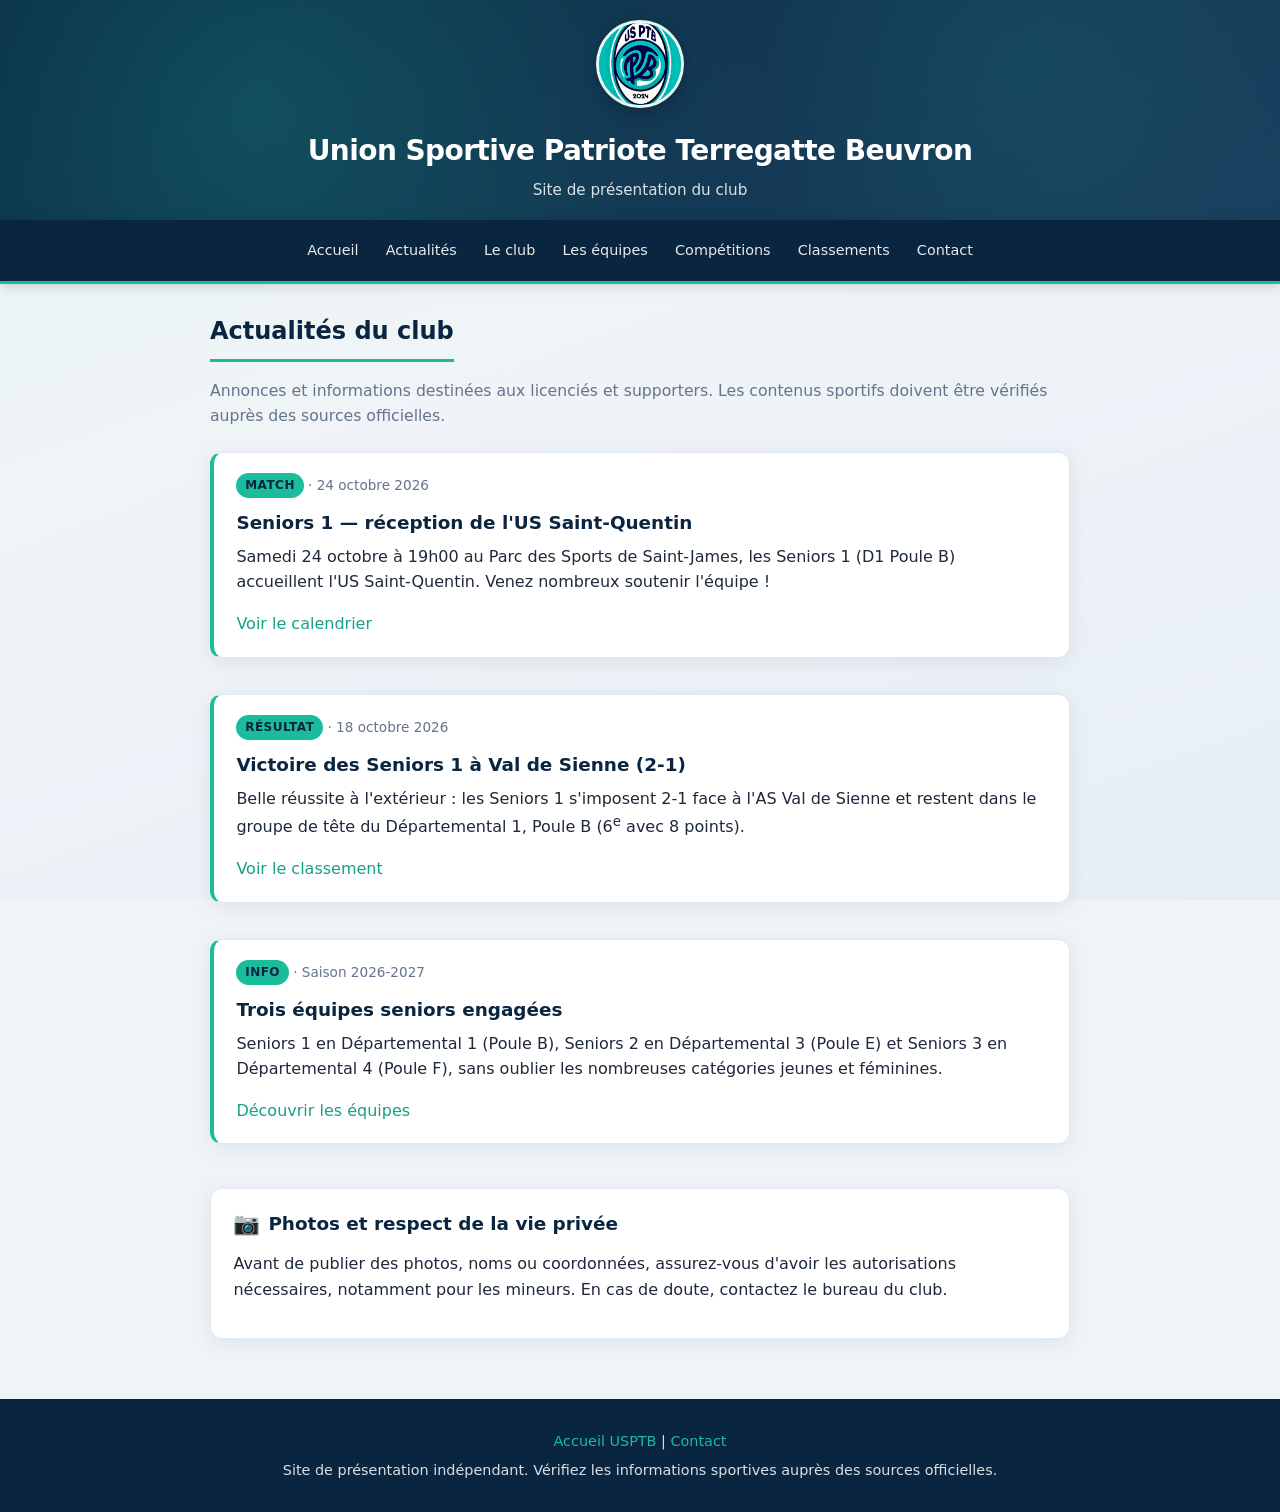
<file: actualites.html>
<!DOCTYPE html>
<html lang="fr">
<head>
  <meta charset="UTF-8">
  <meta name="viewport" content="width=device-width, initial-scale=1">
  <title>Actualités | USPTB</title>
  <meta name="description" content="Actualités et annonces de l'USPTB.">
  <link rel="stylesheet" href="styles.css">
</head>
<body>
  <header>
    <a href="index.html" class="logo-link" title="Accueil USPTB">
      <img src="logo.jpg" alt="Logo USPTB" class="logo" width="88" height="88">
    </a>
    <h1>Union Sportive Patriote Terregatte Beuvron</h1>
    <p class="tagline">Site de présentation du club</p>
  </header>
  <nav aria-label="Navigation principale">
    <a href="index.html">Accueil</a>
    <a href="actualites.html">Actualités</a>
    <a href="club.html">Le club</a>
    <a href="equipes.html">Les équipes</a>
    <a href="competitions.html">Compétitions</a>
    <a href="classements.html">Classements</a>
    <a href="contact.html">Contact</a>
  </nav>
  <main>
    <h2>Actualités du club</h2>
    <p class="page-intro">Annonces et informations destinées aux licenciés et supporters. Les contenus sportifs doivent être vérifiés auprès des sources officielles.</p>

    <div class="news-list">
      <article class="news-card">
        <p class="meta"><span class="badge">Match</span> · 24 octobre 2026</p>
        <h3>Seniors 1 — réception de l'US Saint-Quentin</h3>
<p>Samedi 24 octobre à 19h00 au Parc des Sports de Saint-James, les Seniors 1 (D1 Poule B) accueillent l'US Saint-Quentin. Venez nombreux soutenir l'équipe&nbsp;!</p>
        <p><a href="competitions.html">Voir le calendrier</a></p>
      </article>

      <article class="news-card">
        <p class="meta"><span class="badge">Résultat</span> · 18 octobre 2026</p>
        <h3>Victoire des Seniors 1 à Val de Sienne (2-1)</h3>
        <p>Belle réussite à l'extérieur&nbsp;: les Seniors 1 s'imposent 2-1 face à l'AS Val de Sienne et restent dans le groupe de tête du Départemental 1, Poule B (6<sup>e</sup> avec 8 points).</p>
        <p><a href="classements.html">Voir le classement</a></p>
      </article>

      <article class="news-card">
        <p class="meta"><span class="badge">Info</span> · Saison 2026-2027</p>
        <h3>Trois équipes seniors engagées</h3>
        <p>Seniors 1 en Départemental 1 (Poule B), Seniors 2 en Départemental 3 (Poule E) et Seniors 3 en Départemental 4 (Poule F), sans oublier les nombreuses catégories jeunes et féminines.</p>
        <p><a href="equipes.html">Découvrir les équipes</a></p>
      </article>
    </div>

    <section>
      <div class="section-head">
        <span class="card-icon" aria-hidden="true">📷</span>
        <h3>Photos et respect de la vie privée</h3>
      </div>
      <p>Avant de publier des photos, noms ou coordonnées, assurez-vous d'avoir les autorisations nécessaires, notamment pour les mineurs. En cas de doute, contactez le bureau du club.</p>
    </section>
  </main>
  <footer>
    <p><a href="index.html">Accueil USPTB</a> | <a href="contact.html">Contact</a></p>
    <p>Site de présentation indépendant. Vérifiez les informations sportives auprès des sources officielles.</p>
  </footer>
</body>
</html>
</file>
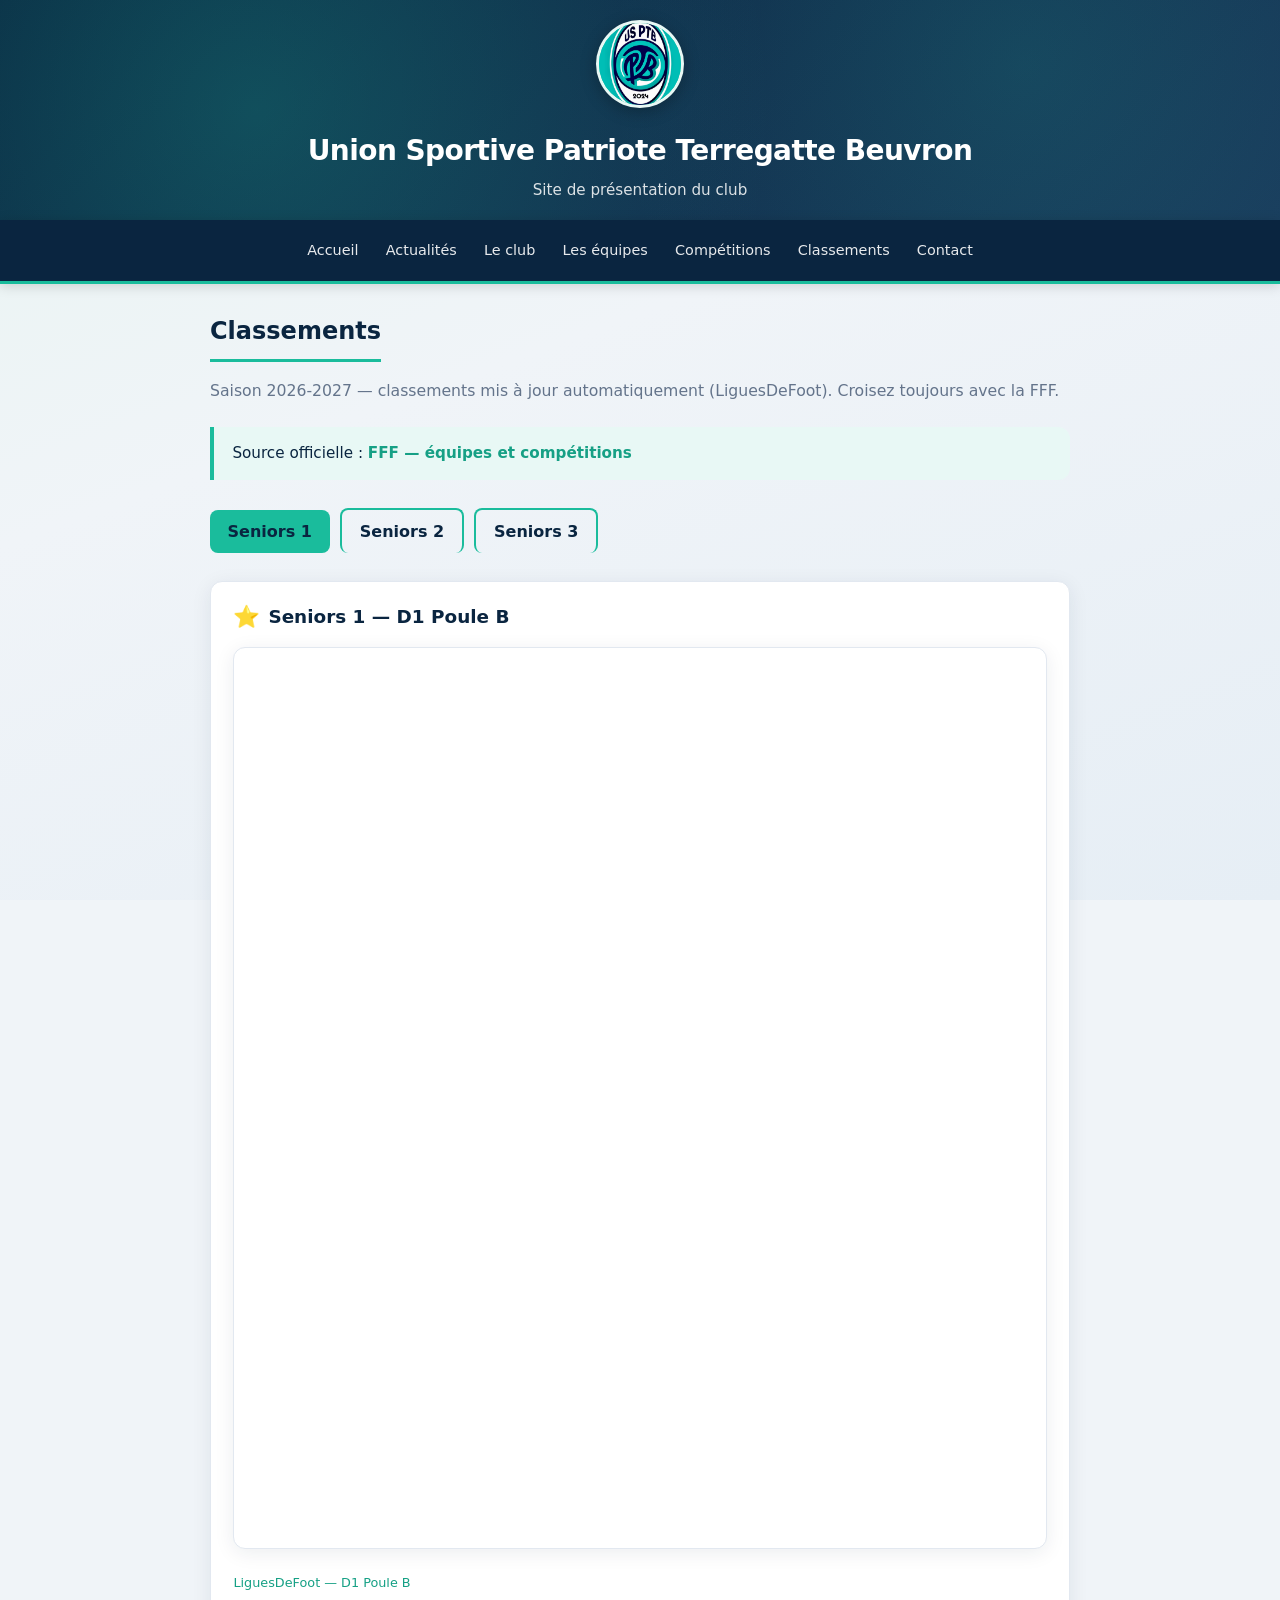
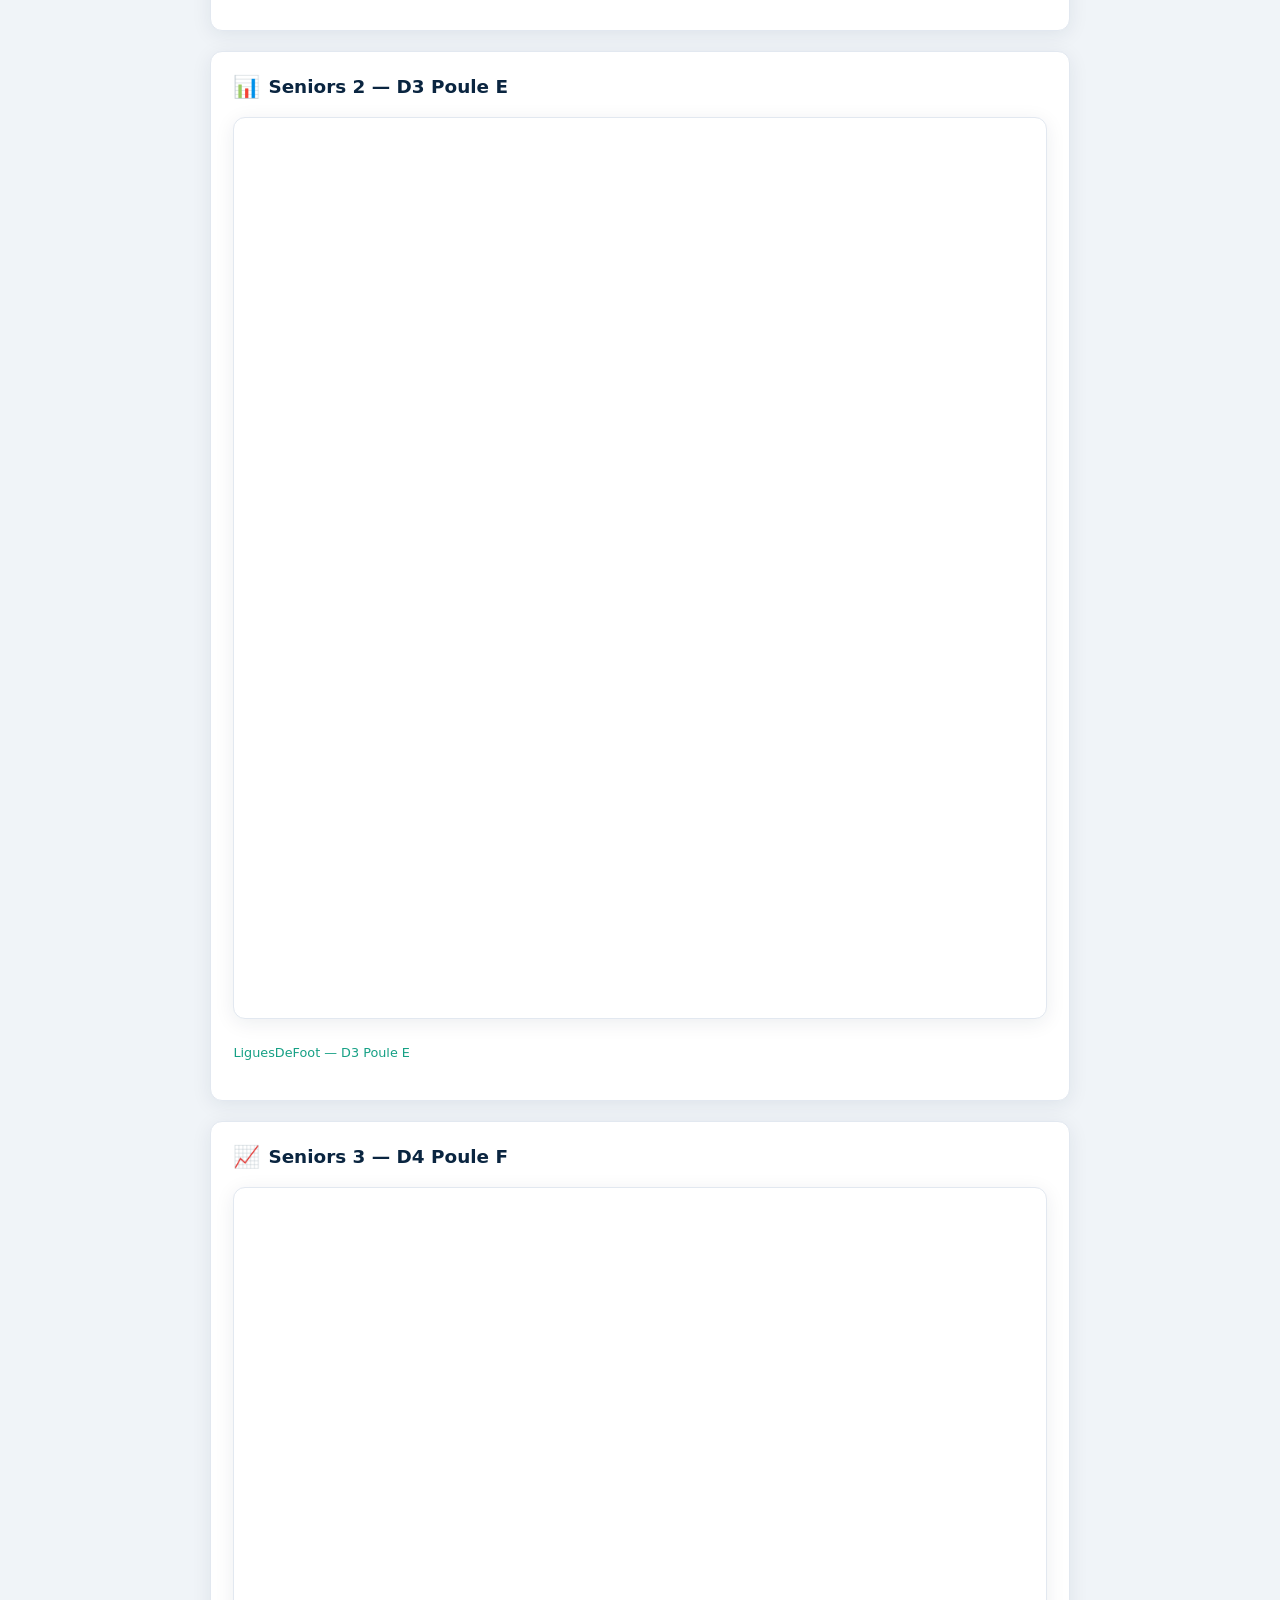
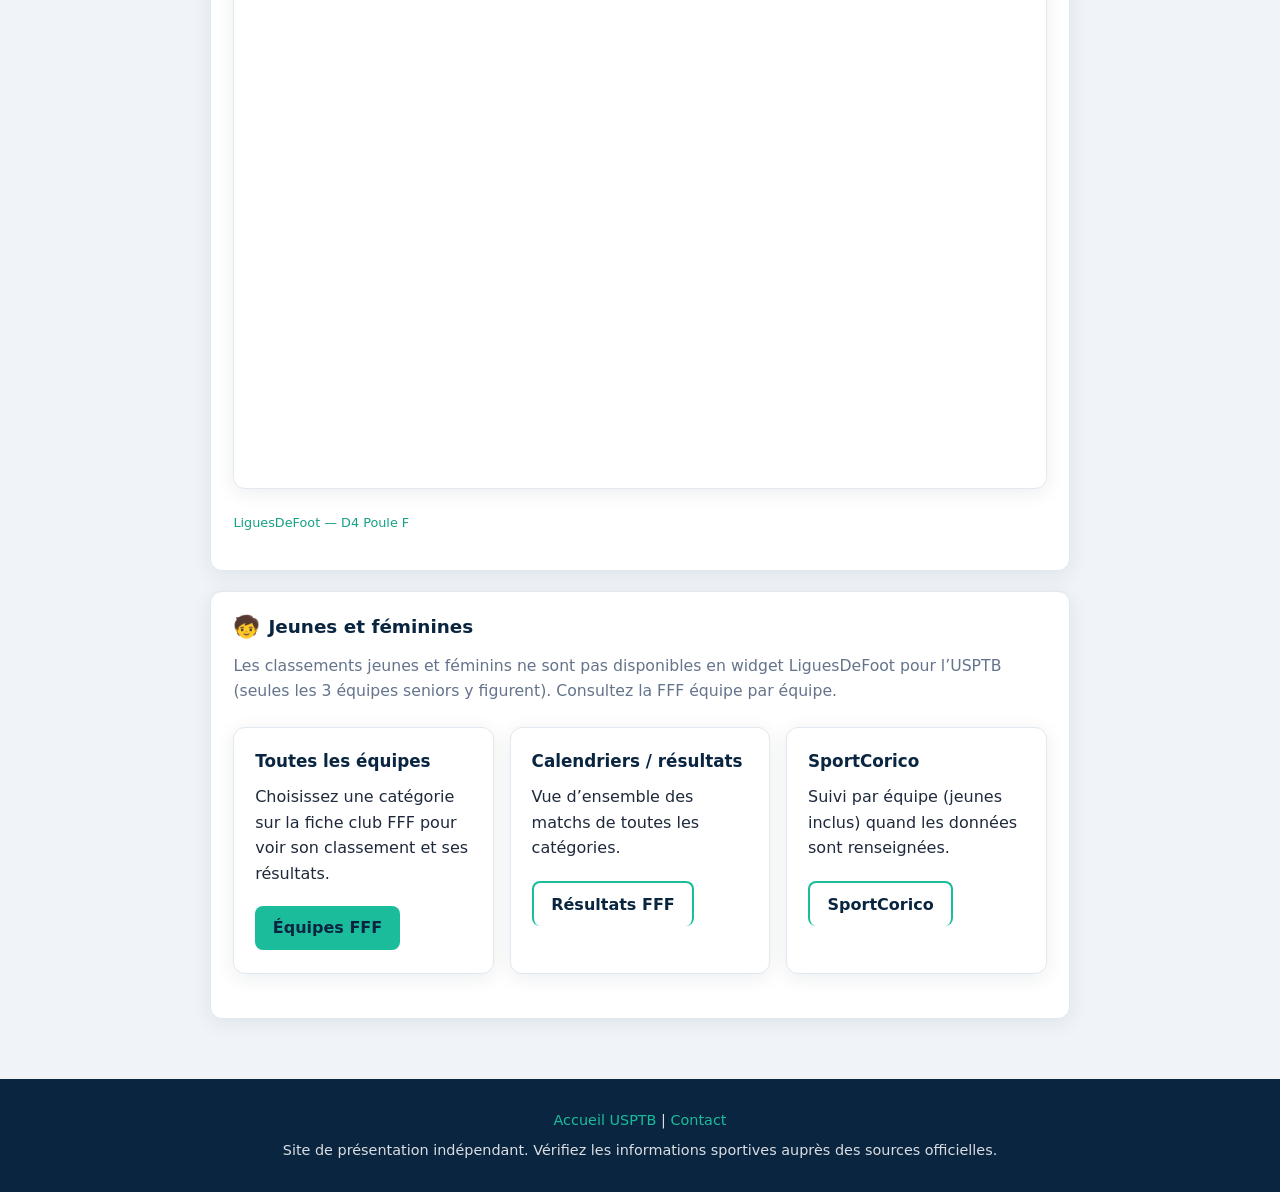
<file: classements.html>
<!DOCTYPE html>
<html lang="fr">
<head>
  <meta charset="UTF-8">
  <meta name="viewport" content="width=device-width, initial-scale=1">
  <title>Classements | USPTB</title>
  <meta name="description" content="Classements USPTB — toutes catégories seniors.">
  <link rel="stylesheet" href="styles.css">
</head>
<body>
  <header>
    <a href="index.html" class="logo-link" title="Accueil USPTB">
      <img src="logo.jpg" alt="Logo USPTB" class="logo" width="88" height="88">
    </a>
    <h1>Union Sportive Patriote Terregatte Beuvron</h1>
    <p class="tagline">Site de présentation du club</p>
  </header>
  <nav aria-label="Navigation principale">
    <a href="index.html">Accueil</a>
    <a href="actualites.html">Actualités</a>
    <a href="club.html">Le club</a>
    <a href="equipes.html">Les équipes</a>
    <a href="competitions.html">Compétitions</a>
    <a href="classements.html">Classements</a>
    <a href="contact.html">Contact</a>
  </nav>
  <main>
    <h2>Classements</h2>
    <p class="page-intro">Saison 2026-2027 — classements mis à jour automatiquement (LiguesDeFoot). Croisez toujours avec la FFF.</p>

    <div class="notice">
      Source officielle&nbsp;:
      <a href="https://www.fff.fr/competition/club/501449-us-patriote-terregatte-beuvron/equipes.html">FFF — équipes et compétitions</a>
    </div>

    <div class="links-row">
      <a class="btn" href="#c-s1">Seniors 1</a>
      <a class="btn btn-outline" href="#c-s2">Seniors 2</a>
      <a class="btn btn-outline" href="#c-s3">Seniors 3</a>
    </div>

    <section id="c-s1">
      <div class="section-head">
        <span class="card-icon" aria-hidden="true">⭐</span>
        <h3>Seniors 1 — D1 Poule B</h3>
      </div>
      <div class="embed-wrap">
        <iframe
          src="https://embed.liguesdefoot.fr/championnats/2026-2027/normandie/manche/1b/"
          title="Classement D1 Poule B"
          loading="lazy"
          style="width:100%;height:900px;"
          referrerpolicy="no-referrer-when-downgrade"></iframe>
      </div>
      <p class="embed-note"><a href="https://www.liguesdefoot.fr/championnats/2026-2027/normandie/manche/1b/" target="_blank" rel="noopener">LiguesDeFoot — D1 Poule B</a></p>
    </section>

    <section id="c-s2">
      <div class="section-head">
        <span class="card-icon" aria-hidden="true">📊</span>
        <h3>Seniors 2 — D3 Poule E</h3>
      </div>
      <div class="embed-wrap">
        <iframe
          src="https://embed.liguesdefoot.fr/championnats/2026-2027/normandie/manche/3e/"
          title="Classement D3 Poule E"
          loading="lazy"
          style="width:100%;height:900px;"
          referrerpolicy="no-referrer-when-downgrade"></iframe>
      </div>
      <p class="embed-note"><a href="https://www.liguesdefoot.fr/championnats/2026-2027/normandie/manche/3e/" target="_blank" rel="noopener">LiguesDeFoot — D3 Poule E</a></p>
    </section>

    <section id="c-s3">
      <div class="section-head">
        <span class="card-icon" aria-hidden="true">📈</span>
        <h3>Seniors 3 — D4 Poule F</h3>
      </div>
      <div class="embed-wrap">
        <iframe
          src="https://embed.liguesdefoot.fr/championnats/2026-2027/normandie/manche/4f/"
          title="Classement D4 Poule F"
          loading="lazy"
          style="width:100%;height:900px;"
          referrerpolicy="no-referrer-when-downgrade"></iframe>
      </div>
      <p class="embed-note"><a href="https://www.liguesdefoot.fr/championnats/2026-2027/normandie/manche/4f/" target="_blank" rel="noopener">LiguesDeFoot — D4 Poule F</a></p>
    </section>

    <section id="jeunes-class">
      <div class="section-head">
        <span class="card-icon" aria-hidden="true">🧒</span>
        <h3>Jeunes et féminines</h3>
      </div>
      <p class="page-intro">
        Les classements jeunes et féminins ne sont pas disponibles en widget LiguesDeFoot pour l’USPTB
        (seules les 3 équipes seniors y figurent). Consultez la FFF équipe par équipe.
      </p>
      <div class="card-grid">
        <div class="card">
          <h3>Toutes les équipes</h3>
          <p>Choisissez une catégorie sur la fiche club FFF pour voir son classement et ses résultats.</p>
          <p>
            <a class="btn" href="https://www.fff.fr/competition/club/501449-us-patriote-terregatte-beuvron/equipes.html" target="_blank" rel="noopener">Équipes FFF</a>
          </p>
        </div>
        <div class="card">
          <h3>Calendriers / résultats</h3>
          <p>Vue d’ensemble des matchs de toutes les catégories.</p>
          <p>
            <a class="btn btn-outline" href="https://www.fff.fr/competition/club/501449-us-patriote-terregatte-beuvron/resultats-et-calendrier.html" target="_blank" rel="noopener">Résultats FFF</a>
          </p>
        </div>
        <div class="card">
          <h3>SportCorico</h3>
          <p>Suivi par équipe (jeunes inclus) quand les données sont renseignées.</p>
          <p>
            <a class="btn btn-outline" href="https://www.sportcorico.com/clubs/la-patriote-st-jamaise" target="_blank" rel="noopener">SportCorico</a>
          </p>
        </div>
      </div>
    </section>
  </main>
  <footer>
    <p><a href="index.html">Accueil USPTB</a> | <a href="contact.html">Contact</a></p>
    <p>Site de présentation indépendant. Vérifiez les informations sportives auprès des sources officielles.</p>
  </footer>
</body>
</html>
</file>
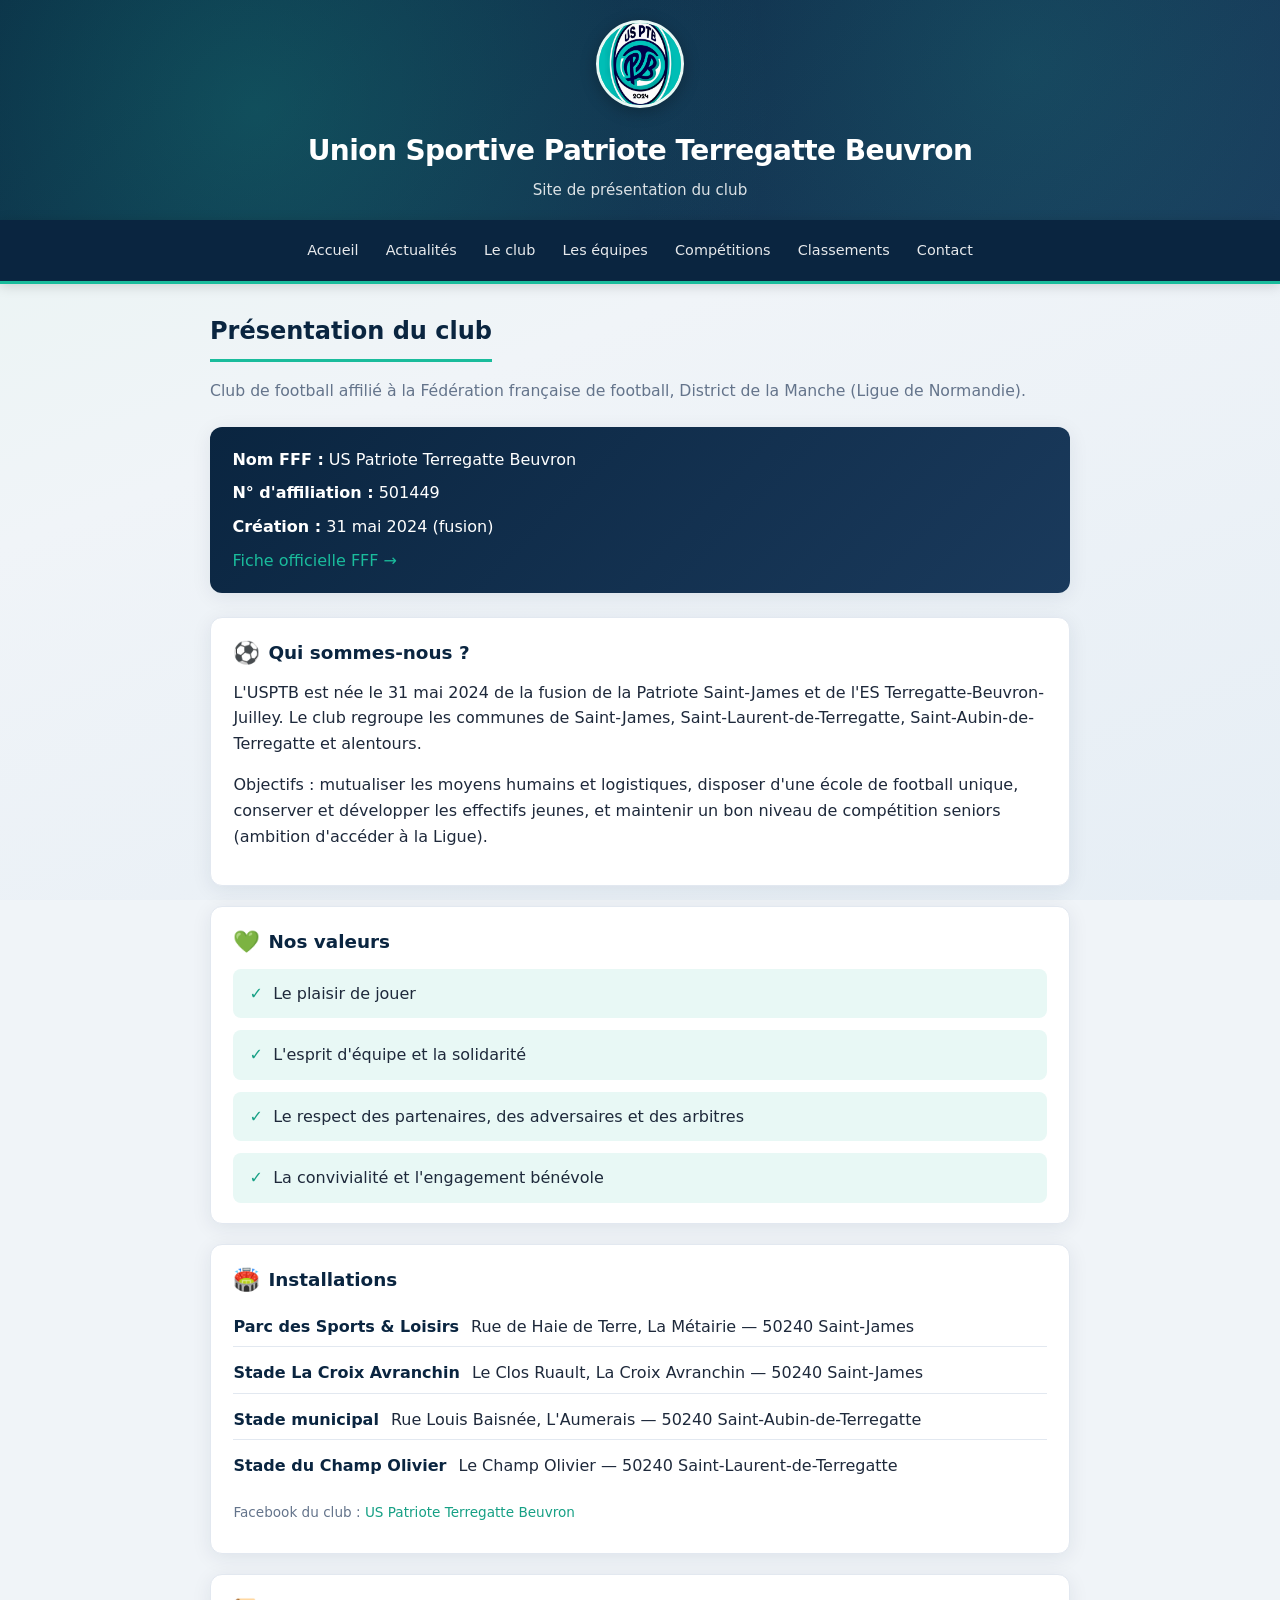
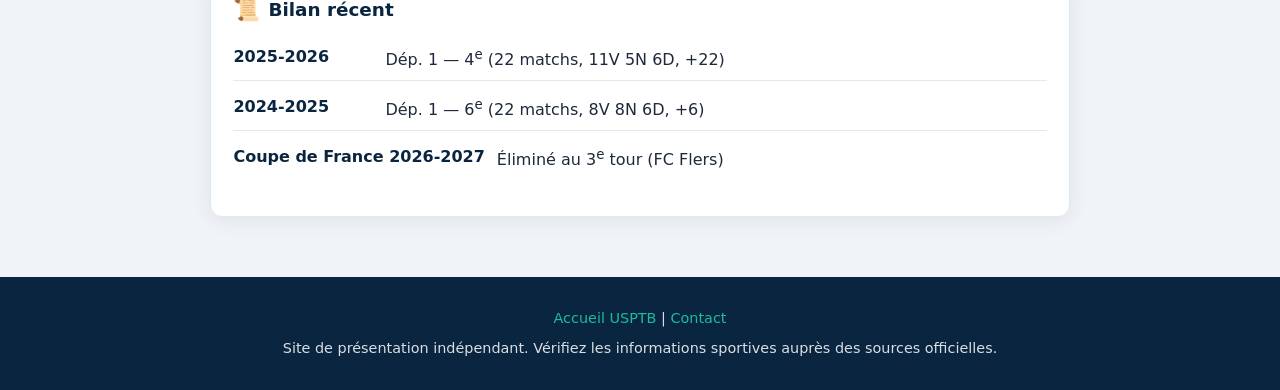
<file: club.html>
<!DOCTYPE html>
<html lang="fr">
<head>
  <meta charset="UTF-8">
  <meta name="viewport" content="width=device-width, initial-scale=1">
  <title>Le club | USPTB</title>
  <meta name="description" content="Présentation de l'USPTB — Saint-James.">
  <link rel="stylesheet" href="styles.css">
</head>
<body>
  <header>
    <a href="index.html" class="logo-link" title="Accueil USPTB">
      <img src="logo.jpg" alt="Logo USPTB" class="logo" width="88" height="88">
    </a>
    <h1>Union Sportive Patriote Terregatte Beuvron</h1>
    <p class="tagline">Site de présentation du club</p>
  </header>
  <nav aria-label="Navigation principale">
    <a href="index.html">Accueil</a>
    <a href="actualites.html">Actualités</a>
    <a href="club.html">Le club</a>
    <a href="equipes.html">Les équipes</a>
    <a href="competitions.html">Compétitions</a>
    <a href="classements.html">Classements</a>
    <a href="contact.html">Contact</a>
  </nav>
  <main>
    <h2>Présentation du club</h2>
    <p class="page-intro">Club de football affilié à la Fédération française de football, District de la Manche (Ligue de Normandie).</p>

    <div class="highlight">
      <p><strong>Nom FFF :</strong> US Patriote Terregatte Beuvron</p>
      <p><strong>N° d'affiliation :</strong> 501449</p>
      <p><strong>Création :</strong> 31 mai 2024 (fusion)</p>
      <p><a href="https://www.fff.fr/competition/club/501449-us-patriote-terregatte-beuvron/information.html">Fiche officielle FFF →</a></p>
    </div>

    <section>
      <div class="section-head">
        <span class="card-icon" aria-hidden="true">⚽</span>
        <h3>Qui sommes-nous&nbsp;?</h3>
      </div>
      <p>L'USPTB est née le 31 mai 2024 de la fusion de la Patriote Saint-James et de l'ES Terregatte-Beuvron-Juilley. Le club regroupe les communes de Saint-James, Saint-Laurent-de-Terregatte, Saint-Aubin-de-Terregatte et alentours.</p>
      <p>Objectifs&nbsp;: mutualiser les moyens humains et logistiques, disposer d'une école de football unique, conserver et développer les effectifs jeunes, et maintenir un bon niveau de compétition seniors (ambition d'accéder à la Ligue).</p>
    </section>

    <section>
      <div class="section-head">
        <span class="card-icon" aria-hidden="true">💚</span>
        <h3>Nos valeurs</h3>
      </div>
      <ul class="values-list">
        <li>Le plaisir de jouer</li>
        <li>L'esprit d'équipe et la solidarité</li>
        <li>Le respect des partenaires, des adversaires et des arbitres</li>
        <li>La convivialité et l'engagement bénévole</li>
      </ul>
    </section>

    <section>
      <div class="section-head">
        <span class="card-icon" aria-hidden="true">🏟️</span>
        <h3>Installations</h3>
      </div>
<ul class="info-list">
        <li>
          <span class="info-label">Parc des Sports &amp; Loisirs</span>
          <span>Rue de Haie de Terre, La Métairie — 50240 Saint-James</span>
        </li>
        <li>
          <span class="info-label">Stade La Croix Avranchin</span>
          <span>Le Clos Ruault, La Croix Avranchin — 50240 Saint-James</span>
        </li>
        <li>
          <span class="info-label">Stade municipal</span>
          <span>Rue Louis Baisnée, L'Aumerais — 50240 Saint-Aubin-de-Terregatte</span>
        </li>
        <li>
          <span class="info-label">Stade du Champ Olivier</span>
          <span>Le Champ Olivier — 50240 Saint-Laurent-de-Terregatte</span>
        </li>
      </ul>
      <p class="meta">Facebook du club&nbsp;: <a href="https://www.facebook.com/p/US-Patriote-Terregatte-Beuvron-100057442960175/">US Patriote Terregatte Beuvron</a></p>
    </section>

    <section>
      <div class="section-head">
        <span class="card-icon" aria-hidden="true">📜</span>
        <h3>Bilan récent</h3>
      </div>
      <ul class="info-list">
        <li><span class="info-label">2025-2026</span> <span>Dép. 1 — 4<sup>e</sup> (22 matchs, 11V 5N 6D, +22)</span></li>
        <li><span class="info-label">2024-2025</span> <span>Dép. 1 — 6<sup>e</sup> (22 matchs, 8V 8N 6D, +6)</span></li>
        <li><span class="info-label">Coupe de France 2026-2027</span> <span>Éliminé au 3<sup>e</sup> tour (FC Flers)</span></li>
      </ul>
    </section>
  </main>
  <footer>
    <p><a href="index.html">Accueil USPTB</a> | <a href="contact.html">Contact</a></p>
    <p>Site de présentation indépendant. Vérifiez les informations sportives auprès des sources officielles.</p>
  </footer>
</body>
</html>
</file>
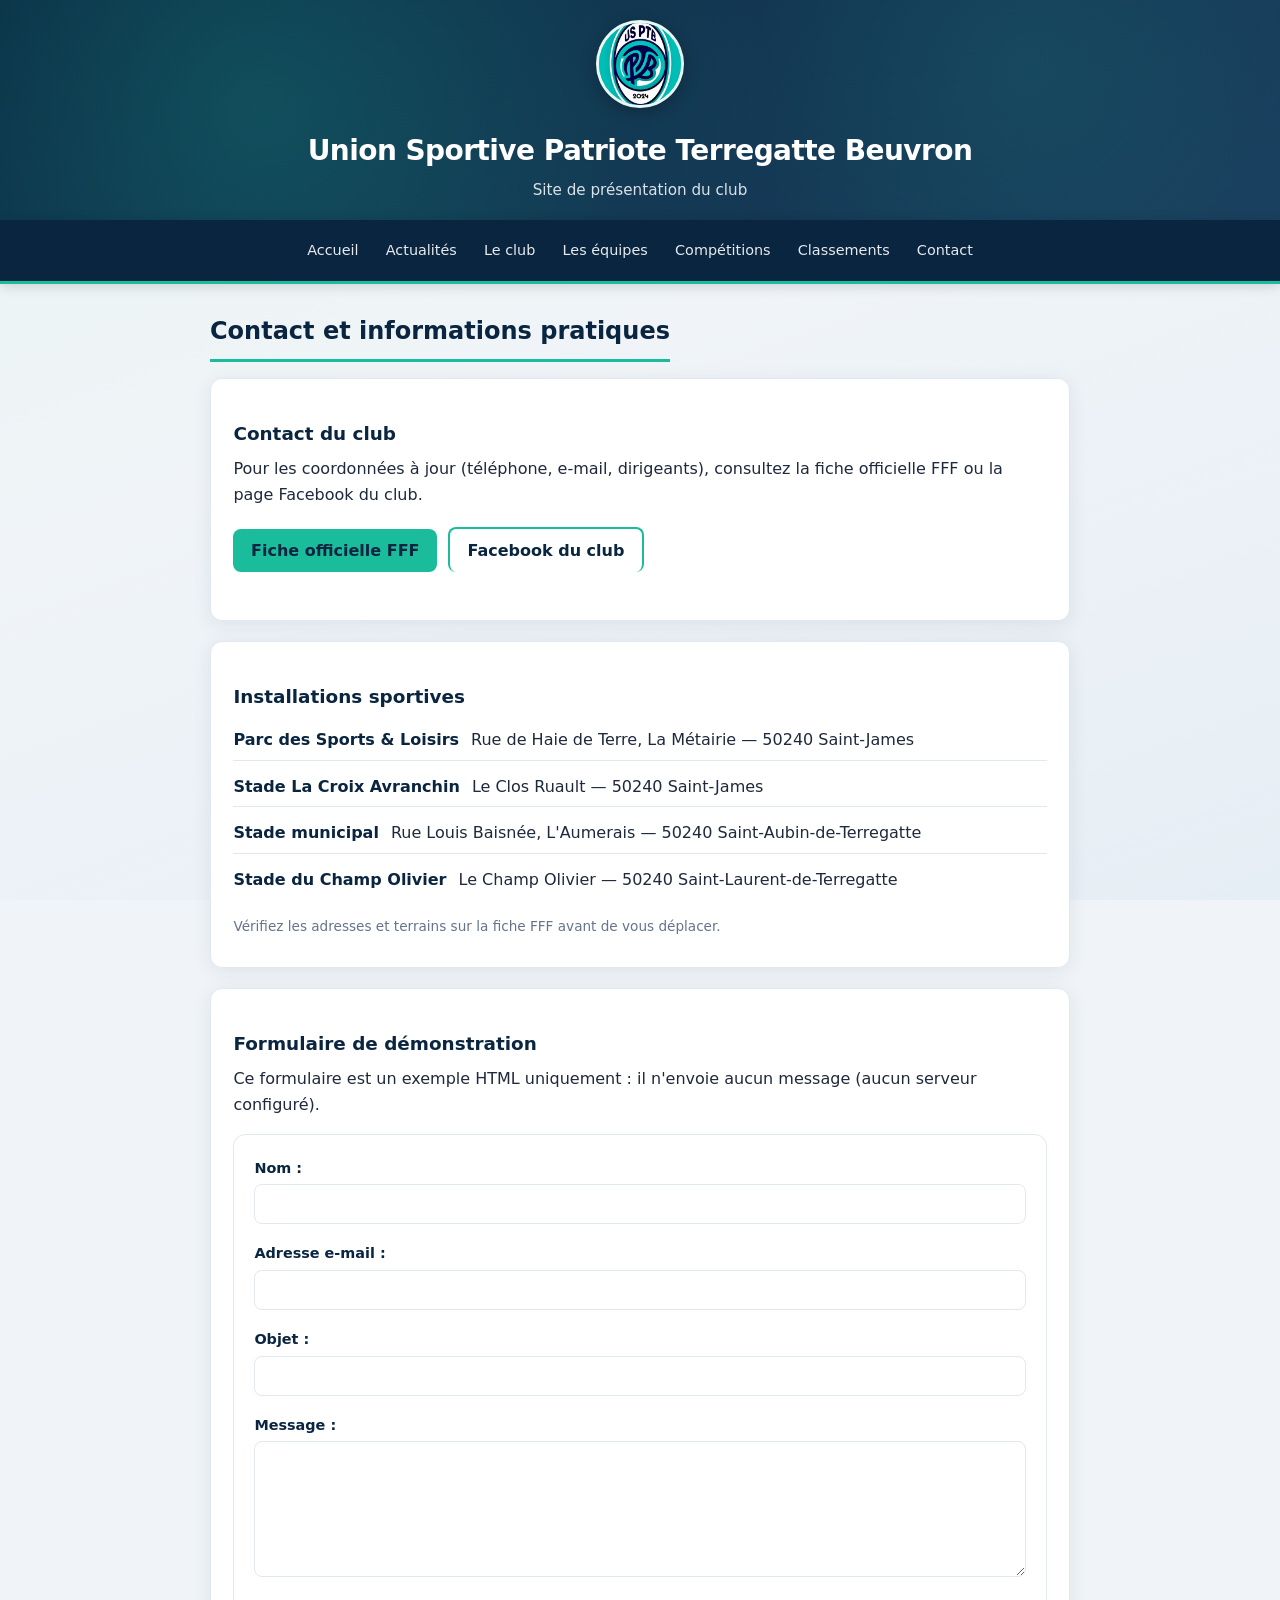
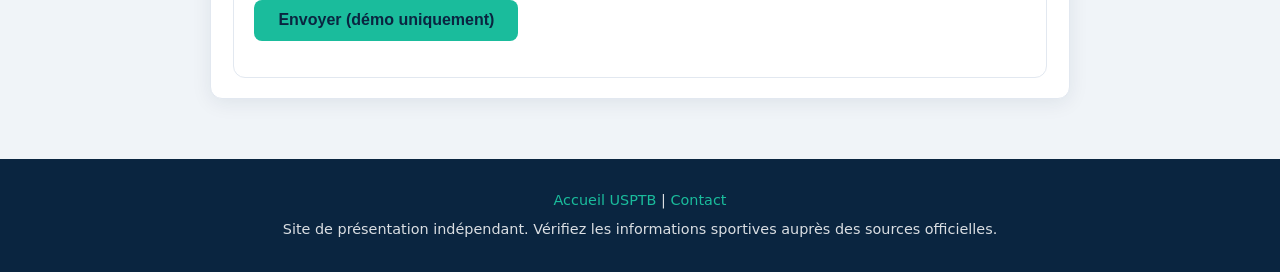
<file: contact.html>
<!DOCTYPE html>
<html lang="fr">
<head>
  <meta charset="UTF-8">
  <meta name="viewport" content="width=device-width, initial-scale=1">
  <title>Contact | USPTB</title>
  <meta name="description" content="Contact et informations pratiques de l'USPTB.">
  <link rel="stylesheet" href="styles.css">
</head>
<body>
  <header>
    <a href="index.html" class="logo-link" title="Accueil USPTB">
      <img src="logo.jpg" alt="Logo USPTB" class="logo" width="88" height="88">
    </a>
    <h1>Union Sportive Patriote Terregatte Beuvron</h1>
    <p class="tagline">Site de présentation du club</p>
  </header>
  <nav aria-label="Navigation principale">
    <a href="index.html">Accueil</a>
    <a href="actualites.html">Actualités</a>
    <a href="club.html">Le club</a>
    <a href="equipes.html">Les équipes</a>
    <a href="competitions.html">Compétitions</a>
    <a href="classements.html">Classements</a>
    <a href="contact.html">Contact</a>
  </nav>
  <main>
    <h2>Contact et informations pratiques</h2>

    <section>
      <h3>Contact du club</h3>
      <p>Pour les coordonnées à jour (téléphone, e-mail, dirigeants), consultez la fiche officielle FFF ou la page Facebook du club.</p>
      <div class="links-row">
        <a class="btn" href="https://www.fff.fr/competition/club/501449-us-patriote-terregatte-beuvron/information.html">Fiche officielle FFF</a>
        <a class="btn btn-outline" href="https://www.facebook.com/p/US-Patriote-Terregatte-Beuvron-100057442960175/">Facebook du club</a>
      </div>
    </section>

    <section>
      <h3>Installations sportives</h3>
      <ul class="info-list">
        <li>
          <span class="info-label">Parc des Sports &amp; Loisirs</span>
          <span>Rue de Haie de Terre, La Métairie — 50240 Saint-James</span>
        </li>
        <li>
          <span class="info-label">Stade La Croix Avranchin</span>
          <span>Le Clos Ruault — 50240 Saint-James</span>
        </li>
        <li>
          <span class="info-label">Stade municipal</span>
          <span>Rue Louis Baisnée, L'Aumerais — 50240 Saint-Aubin-de-Terregatte</span>
        </li>
        <li>
          <span class="info-label">Stade du Champ Olivier</span>
          <span>Le Champ Olivier — 50240 Saint-Laurent-de-Terregatte</span>
        </li>
      </ul>
      <p class="meta">Vérifiez les adresses et terrains sur la fiche FFF avant de vous déplacer.</p>
    </section>

    <section>
      <h3>Formulaire de démonstration</h3>
      <p>Ce formulaire est un exemple HTML uniquement&nbsp;: il n'envoie aucun message (aucun serveur configuré).</p>
      <form action="#" method="get">
        <p>
          <label for="nom">Nom :</label><br>
          <input type="text" id="nom" name="nom" autocomplete="name">
        </p>
        <p>
          <label for="email">Adresse e-mail :</label><br>
          <input type="email" id="email" name="email" autocomplete="email">
        </p>
        <p>
          <label for="objet">Objet :</label><br>
          <input type="text" id="objet" name="objet">
        </p>
        <p>
          <label for="message">Message :</label><br>
          <textarea id="message" name="message" rows="6" cols="40"></textarea>
        </p>
        <p><button type="submit">Envoyer (démo uniquement)</button></p>
      </form>
    </section>
  </main>
  <footer>
    <p><a href="index.html">Accueil USPTB</a> | <a href="contact.html">Contact</a></p>
    <p>Site de présentation indépendant. Vérifiez les informations sportives auprès des sources officielles.</p>
  </footer>
</body>
</html>
</file>
<file: styles.css>
/* USPTB - Styles du site de présentation
   Couleurs inspirées du logo : turquoise (#1abc9c / #16a085) et bleu marine (#0a2540) */

:root {
  --primary: #0a2540;       /* Bleu marine foncé */
  --primary-light: #1a3a5c;
  --accent: #1abc9c;        /* Turquoise du logo */
  --accent-dark: #16a085;
  --accent-soft: #e8f8f5;
  --bg: #f0f4f8;
  --bg-card: #ffffff;
  --text: #1e293b;
  --text-muted: #64748b;
  --border: #e2e8f0;
  --shadow: 0 4px 20px rgba(10, 37, 64, 0.08);
  --radius: 12px;
  --font: "Segoe UI", system-ui, -apple-system, BlinkMacSystemFont, "Helvetica Neue", Arial, sans-serif;
}

*,
*::before,
*::after {
  box-sizing: border-box;
}

html {
  scroll-behavior: smooth;
}

body {
  margin: 0;
  font-family: var(--font);
  font-size: 1rem;
  line-height: 1.6;
  color: var(--text);
  background-color: var(--bg);
  background-image:
    linear-gradient(160deg, #e8f4f1 0%, #f0f4f8 40%, #e6eef5 100%),
    repeating-linear-gradient(
      90deg,
      transparent,
      transparent 40px,
      rgba(26, 188, 156, 0.03) 40px,
      rgba(26, 188, 156, 0.03) 41px
    );
  background-attachment: fixed;
  min-height: 100vh;
  display: flex;
  flex-direction: column;
}

/* ===== HEADER ===== */
header {
  background: linear-gradient(135deg, var(--primary) 0%, var(--primary-light) 100%);
  color: #fff;
  padding: 1.25rem 1.25rem 1.1rem;
  text-align: center;
  position: relative;
  overflow: hidden;
}

header::before {
  content: "";
  position: absolute;
  inset: 0;
  background: radial-gradient(circle at 20% 50%, rgba(26, 188, 156, 0.25) 0%, transparent 50%),
              radial-gradient(circle at 80% 30%, rgba(26, 188, 156, 0.15) 0%, transparent 40%);
  pointer-events: none;
}

.logo-link {
  display: inline-block;
  position: relative;
  z-index: 1;
  text-decoration: none;
  margin-bottom: 0.35rem;
}

.logo {
  width: 88px;
  height: 88px;
  border-radius: 50%;
  object-fit: cover;
  background: #1abc9c;
  border: 3px solid rgba(255, 255, 255, 0.9);
  box-shadow: 0 4px 16px rgba(0, 0, 0, 0.25);
  display: block;
  margin: 0 auto;
  transition: transform 0.2s ease, box-shadow 0.2s ease;
}

.logo-link:hover .logo {
  transform: scale(1.05);
  box-shadow: 0 6px 20px rgba(26, 188, 156, 0.4);
}

header h1 {
  margin: 0.5rem 0 0.25rem;
  font-size: clamp(1.25rem, 4vw, 1.75rem);
  font-weight: 700;
  letter-spacing: -0.02em;
  position: relative;
  z-index: 1;
}

header .tagline {
  margin: 0;
  font-size: 0.95rem;
  opacity: 0.85;
  position: relative;
  z-index: 1;
}

/* ===== NAVIGATION ===== */
nav {
  background: var(--primary);
  padding: 0.6rem 1rem;
  text-align: center;
  border-bottom: 3px solid var(--accent);
  position: sticky;
  top: 0;
  z-index: 100;
  box-shadow: 0 2px 12px rgba(0, 0, 0, 0.15);
  font-size: 0;
}

nav a {
  display: inline-block;
  color: rgba(255, 255, 255, 0.9);
  text-decoration: none;
  padding: 0.45rem 0.75rem;
  margin: 0.15rem 0.1rem;
  font-size: 0.9rem;
  font-weight: 500;
  border-radius: 6px;
  transition: background 0.2s, color 0.2s;
}

nav a:hover,
nav a:focus {
  background: var(--accent);
  color: var(--primary);
  outline: none;
}

/* ===== MAIN ===== */
main {
  flex: 1;
  max-width: 900px;
  width: 100%;
  margin: 0 auto;
  padding: 1.75rem 1.25rem 2.5rem;
}

main h2 {
  color: var(--primary);
  font-size: 1.5rem;
  margin: 0 0 1rem;
  padding-bottom: 0.5rem;
  border-bottom: 3px solid var(--accent);
  display: inline-block;
}

main h3 {
  color: var(--primary);
  font-size: 1.15rem;
  margin: 1.25rem 0 0.5rem;
}

main p {
  margin: 0 0 1rem;
}

main a {
  color: var(--accent-dark);
  font-weight: 500;
  text-decoration: none;
  border-bottom: 1px solid transparent;
  transition: border-color 0.2s, color 0.2s;
}

main a:hover {
  color: var(--primary);
  border-bottom-color: var(--accent);
}

/* Cartes / articles */
article,
section {
  background: var(--bg-card);
  border-radius: var(--radius);
  padding: 1.25rem 1.4rem;
  margin-bottom: 1.25rem;
  box-shadow: var(--shadow);
  border: 1px solid var(--border);
}

article h3 {
  margin-top: 0;
}

/* Listes */
ul {
  padding-left: 1.3rem;
  margin: 0.5rem 0 1rem;
}

ul li {
  margin-bottom: 0.35rem;
}

/* Tableaux */
table {
  width: 100%;
  border-collapse: collapse;
  margin: 0.75rem 0 1rem;
  font-size: 0.95rem;
  background: #fff;
  border-radius: 8px;
  overflow: hidden;
  box-shadow: 0 1px 4px rgba(0, 0, 0, 0.06);
}

caption {
  font-weight: 600;
  color: var(--primary);
  text-align: left;
  padding: 0.5rem 0;
  caption-side: top;
}

th,
td {
  padding: 0.65rem 0.75rem;
  text-align: left;
  border-bottom: 1px solid var(--border);
}

th {
  background: var(--primary);
  color: #fff;
  font-weight: 600;
  font-size: 0.85rem;
  text-transform: uppercase;
  letter-spacing: 0.03em;
}

tr:last-child td {
  border-bottom: none;
}

tr:nth-child(even) td {
  background: var(--accent-soft);
}

/* Formulaire contact */
form {
  background: var(--bg-card);
  padding: 1.25rem;
  border-radius: var(--radius);
  border: 1px solid var(--border);
}

form label {
  font-weight: 600;
  color: var(--primary);
  font-size: 0.9rem;
}

form input,
form textarea {
  width: 100%;
  max-width: 100%;
  padding: 0.6rem 0.75rem;
  margin-top: 0.25rem;
  border: 1px solid var(--border);
  border-radius: 8px;
  font-family: inherit;
  font-size: 1rem;
  transition: border-color 0.2s, box-shadow 0.2s;
}

form input:focus,
form textarea:focus {
  outline: none;
  border-color: var(--accent);
  box-shadow: 0 0 0 3px rgba(26, 188, 156, 0.2);
}

form button {
  background: var(--accent);
  color: var(--primary);
  border: none;
  padding: 0.7rem 1.5rem;
  font-size: 1rem;
  font-weight: 700;
  border-radius: 8px;
  cursor: pointer;
  transition: background 0.2s, transform 0.15s;
}

form button:hover {
  background: var(--accent-dark);
  color: #fff;
  transform: translateY(-1px);
}

/* ===== FOOTER ===== */
footer {
  background: var(--primary);
  color: rgba(255, 255, 255, 0.85);
  text-align: center;
  padding: 1.5rem 1.25rem;
  font-size: 0.9rem;
  margin-top: auto;
}

footer hr {
  display: none;
}

footer a {
  color: var(--accent);
  text-decoration: none;
  font-weight: 500;
}

footer a:hover {
  color: #fff;
}

footer p {
  margin: 0.4rem 0;
}

/* ===== RESPONSIVE ===== */
@media (max-width: 600px) {
  .logo {
    width: 72px;
    height: 72px;
  }

  nav a {
    display: block;
    margin: 0.2rem 0;
  }

  main {
    padding: 1.25rem 1rem 2rem;
  }

  article,
  section {
    padding: 1rem;
  }

  th,
  td {
    padding: 0.5rem;
    font-size: 0.85rem;
  }
}

/* Accessibilité focus */
:focus-visible {
  outline: 3px solid var(--accent);
  outline-offset: 2px;
}

img {
  max-width: 100%;
  height: auto;
}

/* ===== COMPOSANTS DE PRÉSENTATION ===== */

.page-intro {
  color: var(--text-muted);
  font-size: 0.98rem;
  margin-bottom: 1.5rem;
}

.notice {
  background: var(--accent-soft);
  border-left: 4px solid var(--accent);
  border-radius: 0 var(--radius) var(--radius) 0;
  padding: 0.9rem 1.15rem;
  margin-bottom: 1.5rem;
  font-size: 0.95rem;
  color: var(--primary);
}

.notice a {
  color: var(--accent-dark);
  font-weight: 600;
}

.badge {
  display: inline-block;
  background: var(--accent);
  color: var(--primary);
  font-size: 0.75rem;
  font-weight: 700;
  padding: 0.2rem 0.55rem;
  border-radius: 999px;
  text-transform: uppercase;
  letter-spacing: 0.04em;
  vertical-align: middle;
}

.badge-muted {
  background: var(--border);
  color: var(--text-muted);
}

.meta {
  font-size: 0.85rem;
  color: var(--text-muted);
  margin: 0 0 0.6rem;
}

/* Cartes actualités */
.news-list {
  display: flex;
  flex-direction: column;
  gap: 1rem;
  margin-bottom: 1.5rem;
}

.news-card {
  background: var(--bg-card);
  border-radius: var(--radius);
  padding: 1.25rem 1.4rem;
  box-shadow: var(--shadow);
  border: 1px solid var(--border);
  border-left: 4px solid var(--accent);
}

.news-card h3 {
  margin: 0 0 0.4rem;
  font-size: 1.15rem;
}

.news-card p:last-child {
  margin-bottom: 0;
}

/* Grille valeurs / équipes */
.card-grid {
  display: grid;
  grid-template-columns: repeat(auto-fit, minmax(220px, 1fr));
  gap: 1rem;
  margin-bottom: 1.5rem;
}

.card {
  background: var(--bg-card);
  border-radius: var(--radius);
  padding: 1.2rem 1.3rem;
  box-shadow: var(--shadow);
  border: 1px solid var(--border);
  transition: transform 0.15s, box-shadow 0.15s;
}

.card:hover {
  transform: translateY(-2px);
  box-shadow: 0 8px 24px rgba(10, 37, 64, 0.12);
}

.card h3 {
  margin: 0 0 0.6rem;
  font-size: 1.05rem;
  display: flex;
  align-items: center;
  gap: 0.45rem;
}

.card ul {
  margin: 0;
  padding-left: 1.15rem;
}

.card p:last-child {
  margin-bottom: 0;
}

.card-icon {
  font-size: 1.35rem;
  line-height: 1;
}

/* Info club */
.info-list {
  list-style: none;
  padding: 0;
  margin: 0 0 1rem;
}

.info-list li {
  padding: 0.45rem 0;
  border-bottom: 1px solid var(--border);
  display: flex;
  flex-wrap: wrap;
  gap: 0.35rem 0.75rem;
}

.info-list li:last-child {
  border-bottom: none;
}

.info-label {
  font-weight: 600;
  color: var(--primary);
  min-width: 140px;
}

/* Valeurs en puces stylées */
.values-list {
  list-style: none;
  padding: 0;
  margin: 0;
  display: grid;
  gap: 0.75rem;
}

.values-list li {
  background: var(--accent-soft);
  border-radius: 8px;
  padding: 0.75rem 1rem;
  display: flex;
  align-items: flex-start;
  gap: 0.65rem;
  margin: 0;
}

.values-list li::before {
  content: "✓";
  color: var(--accent-dark);
  font-weight: 700;
  flex-shrink: 0;
}

/* Boutons liens */
.btn {
  display: inline-block;
  background: var(--accent);
  color: var(--primary) !important;
  font-weight: 700;
  padding: 0.55rem 1.1rem;
  border-radius: 8px;
  text-decoration: none !important;
  border-bottom: none !important;
  transition: background 0.2s, transform 0.15s;
  margin: 0.25rem 0.35rem 0.25rem 0;
}

.btn:hover {
  background: var(--accent-dark);
  color: #fff !important;
  transform: translateY(-1px);
}

.btn-outline {
  background: transparent;
  color: var(--primary) !important;
  border: 2px solid var(--accent);
}

.btn-outline:hover {
  background: var(--accent);
  color: var(--primary) !important;
}

.links-row {
  margin: 1rem 0 1.5rem;
}

/* Placeholder empty state */
.empty-state {
  text-align: center;
  padding: 1.5rem 1rem;
  color: var(--text-muted);
  font-style: italic;
}

/* Table wrapper scroll mobile */
.table-wrap {
  overflow-x: auto;
  margin: 0.75rem 0 1rem;
  border-radius: 8px;
}

.table-wrap table {
  margin: 0;
  min-width: 480px;
}

/* Section title with icon */
.section-head {
  display: flex;
  align-items: center;
  gap: 0.5rem;
  margin-bottom: 0.75rem;
}

.section-head h2,
.section-head h3 {
  margin: 0;
  border: none;
  padding: 0;
}

/* Highlight box for key facts */
.highlight {
  background: linear-gradient(135deg, var(--primary) 0%, var(--primary-light) 100%);
  color: #fff;
  border-radius: var(--radius);
  padding: 1.25rem 1.4rem;
  margin-bottom: 1.5rem;
  box-shadow: var(--shadow);
}

.highlight a {
  color: var(--accent);
  border-bottom-color: transparent;
}

.highlight a:hover {
  color: #fff;
  border-bottom-color: var(--accent);
}

.highlight p {
  margin: 0 0 0.5rem;
}

.highlight p:last-child {
  margin-bottom: 0;
}

@media (max-width: 600px) {
  .card-grid {
    grid-template-columns: 1fr;
  }

  .info-label {
    min-width: 100%;
  }
}

/* Ligne du club mise en avant dans les classements */
tr.club-row td {
  background: var(--accent-soft) !important;
  font-weight: 600;
  color: var(--primary);
}

.update-note {
  font-size: 0.85rem;
  color: var(--text-muted);
  margin-top: 0.5rem;
}

/* ===== GALERIE PHOTOS ===== */
.gallery {
  display: grid;
  grid-template-columns: repeat(auto-fit, minmax(240px, 1fr));
  gap: 1rem;
  margin: 1rem 0 1.5rem;
}

.gallery figure {
  margin: 0;
  background: var(--bg-card);
  border-radius: var(--radius);
  overflow: hidden;
  box-shadow: var(--shadow);
  border: 1px solid var(--border);
}

.gallery img {
  width: 100%;
  height: 180px;
  object-fit: cover;
  display: block;
}

.gallery figcaption {
  padding: 0.65rem 0.9rem;
  font-size: 0.85rem;
  color: var(--text-muted);
  line-height: 1.4;
}

.hero-photo {
  width: 100%;
  max-height: 280px;
  object-fit: cover;
  border-radius: var(--radius);
  margin-bottom: 1.25rem;
  box-shadow: var(--shadow);
  display: block;
}

.photo-credit {
  font-size: 0.75rem;
  color: var(--text-muted);
  margin-top: -0.75rem;
  margin-bottom: 1.25rem;
}

/* Embeds résultats / classements auto */
.embed-wrap {
  width: 100%;
  margin: 1rem 0 1.5rem;
  border-radius: var(--radius);
  overflow: hidden;
  border: 1px solid var(--border);
  background: #fff;
  box-shadow: var(--shadow);
}

.embed-wrap iframe {
  display: block;
  width: 100%;
  border: 0;
  min-height: 480px;
}

.embed-note {
  font-size: 0.8rem;
  color: var(--text-muted);
  margin: 0.35rem 0 1rem;
}

/* discipline */
#discipline .info-label { min-width: 9rem; }

/* ===== MOBILE — présentation améliorée ===== */
@media (max-width: 768px) {
  html {
    -webkit-text-size-adjust: 100%;
  }

  body {
    background-attachment: scroll; /* perf mobile */
    font-size: 0.95rem;
  }

  header {
    padding: 1rem 0.85rem 0.9rem;
  }

  header h1 {
    font-size: 1.15rem;
    line-height: 1.3;
    padding: 0 0.25rem;
  }

  .tagline {
    font-size: 0.8rem;
  }

  .logo {
    width: 64px;
    height: 64px;
  }

  /* Nav : pastilles défilables horizontalement */
  nav {
    display: flex;
    flex-wrap: nowrap;
    overflow-x: auto;
    -webkit-overflow-scrolling: touch;
    scrollbar-width: none;
    text-align: left;
    padding: 0.5rem 0.65rem;
    gap: 0.35rem;
    justify-content: flex-start;
  }

  nav::-webkit-scrollbar {
    display: none;
  }

  nav a {
    display: inline-flex;
    align-items: center;
    flex: 0 0 auto;
    white-space: nowrap;
    margin: 0;
    padding: 0.5rem 0.85rem;
    font-size: 0.82rem;
    border-radius: 999px;
    background: rgba(255, 255, 255, 0.08);
    min-height: 40px; /* zone tactile */
  }

  nav a:hover,
  nav a:focus {
    background: var(--accent);
  }

  main {
    padding: 1.1rem 0.85rem 2rem;
    max-width: 100%;
  }

  main h2 {
    font-size: 1.25rem;
  }

  main h3 {
    font-size: 1.05rem;
  }

  article,
  section {
    padding: 0.95rem 0.9rem;
    border-radius: 10px;
  }

  .card-grid {
    grid-template-columns: 1fr !important;
    gap: 0.75rem;
  }

  .card {
    padding: 0.95rem;
  }

  .links-row {
    display: flex;
    flex-wrap: wrap;
    gap: 0.45rem;
    margin: 0.85rem 0 1.15rem;
  }

  .links-row .btn,
  .btn {
    flex: 1 1 auto;
    min-width: calc(50% - 0.3rem);
    text-align: center;
    padding: 0.65rem 0.85rem;
    font-size: 0.85rem;
    min-height: 44px;
    display: inline-flex;
    align-items: center;
    justify-content: center;
  }

  .info-list li {
    flex-direction: column;
    align-items: flex-start;
    gap: 0.15rem;
  }

  .info-label {
    min-width: 0 !important;
    font-size: 0.8rem;
  }

  /* Tableaux : scroll horizontal fluide */
  .table-wrap {
    margin-left: -0.15rem;
    margin-right: -0.15rem;
    border-radius: 8px;
    -webkit-overflow-scrolling: touch;
  }

  .table-wrap table {
    min-width: 520px;
    font-size: 0.8rem;
  }

  th,
  td {
    padding: 0.45rem 0.5rem;
    font-size: 0.8rem;
  }

  /* Embeds plus compacts */
  .embed-wrap {
    margin: 0.75rem 0 1rem;
    border-radius: 8px;
  }

  .embed-wrap iframe {
    min-height: 420px !important;
  }

  .highlight {
    padding: 1rem 1.05rem;
  }

  .section-head {
    flex-wrap: wrap;
  }

  .notice {
    font-size: 0.85rem;
    padding: 0.85rem 0.95rem;
  }

  footer {
    padding: 1.25rem 0.85rem;
    font-size: 0.8rem;
  }

  /* Évite le débordement de longs liens */
  main a {
    word-break: break-word;
  }
}

/* Très petits écrans */
@media (max-width: 380px) {
  header h1 {
    font-size: 1.05rem;
  }

  nav a {
    padding: 0.45rem 0.7rem;
    font-size: 0.78rem;
  }

  .links-row .btn,
  .btn {
    min-width: 100%;
  }
}

/* Orientation paysage téléphone */
@media (max-width: 900px) and (orientation: landscape) {
  header {
    padding: 0.65rem 1rem;
  }

  .logo {
    width: 48px;
    height: 48px;
  }

  header h1 {
    font-size: 1.1rem;
  }

  nav {
    padding: 0.4rem 0.6rem;
  }
}
</file>
